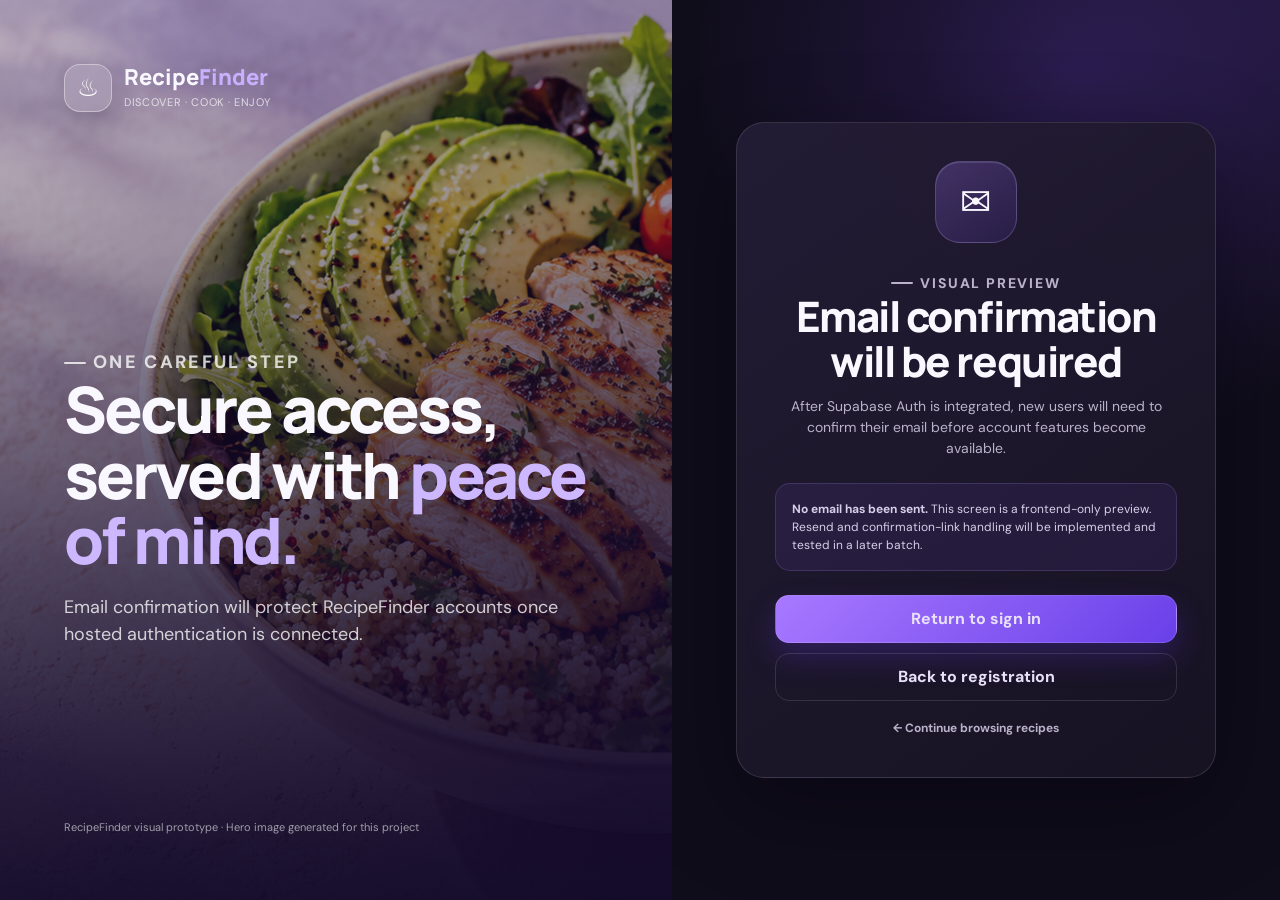
<file: verify-email.html>
<!doctype html>
<html lang="en">
<head>
  <meta charset="utf-8">
  <meta name="viewport" content="width=device-width, initial-scale=1">
  <meta name="description" content="Email verification preview for the RecipeFinder frontend prototype.">
  <title>Verify your email — RecipeFinder</title>
  <link rel="icon" type="image/svg+xml" href="assets/recipefinder-favicon.svg">
  <link rel="stylesheet" href="auth.css">
</head>
<body>
  <a class="skip-link" href="#verification-content">Skip to verification preview</a>
  <div class="auth-shell">
    <aside class="auth-visual" aria-label="RecipeFinder inspiration">
      <a class="auth-brand" href="index.html" aria-label="RecipeFinder recipe discovery">
        <span class="auth-brand-mark" aria-hidden="true">♨</span>
        <span class="auth-brand-copy"><strong>Recipe<span>Finder</span></strong><small>DISCOVER · COOK · ENJOY</small></span>
      </a>
      <div class="visual-copy">
        <p class="visual-kicker">One careful step</p>
        <h1>Secure access, served with <em>peace of mind.</em></h1>
        <p>Email confirmation will protect RecipeFinder accounts once hosted authentication is connected.</p>
      </div>
      <small class="visual-credit">RecipeFinder visual prototype · Hero image generated for this project</small>
    </aside>

    <main class="auth-main" id="verification-content">
      <section class="auth-card compact-card" aria-labelledby="verification-title">
        <div class="verification-icon" aria-hidden="true">✉</div>
        <header class="auth-card-header">
          <p class="auth-kicker">Visual preview</p>
          <h1 id="verification-title">Email confirmation will be required</h1>
          <p class="verification-copy">After Supabase Auth is integrated, new users will need to confirm their email before account features become available.</p>
        </header>
        <div class="verification-callout" role="note"><strong>No email has been sent.</strong> This screen is a frontend-only preview. Resend and confirmation-link handling will be implemented and tested in a later batch.</div>
        <div class="verification-actions">
          <a class="auth-submit secondary-link" href="login.html">Return to sign in</a>
          <a class="secondary-link" href="register.html">Back to registration</a>
        </div>
        <a class="back-link" href="index.html">← Continue browsing recipes</a>
      </section>
    </main>
  </div>
</body>
</html>
</file>
<file: auth.css>
@import url('https://fonts.googleapis.com/css2?family=DM+Sans:wght@400;500;600;700&family=Manrope:wght@700;800&display=swap');

:root{
  color-scheme:dark;
  --auth-bg:#100d1b;
  --auth-panel:#191526;
  --auth-panel-soft:#231d35;
  --auth-text:#faf8ff;
  --auth-muted:#b9b2ca;
  --auth-line:rgba(255,255,255,.12);
  --auth-purple:#8157f5;
  --auth-purple-2:#a879ff;
  --auth-error:#ff9aa9;
  --auth-success:#94e6c0;
  --auth-shadow:0 30px 90px rgba(4,2,12,.45);
}

*{box-sizing:border-box}
html{min-width:320px;background:var(--auth-bg)}
body{margin:0;min-height:100vh;min-height:100dvh;background:radial-gradient(circle at 84% 8%,rgba(117,70,224,.22),transparent 28%),var(--auth-bg);color:var(--auth-text);font-family:'DM Sans',system-ui,sans-serif;line-height:1.5}
button,input{font:inherit}
fieldset{min-width:0}
a{color:inherit}
.sr-only{position:absolute;width:1px;height:1px;padding:0;margin:-1px;overflow:hidden;clip:rect(0,0,0,0);white-space:nowrap;border:0}
.skip-link{position:fixed;z-index:20;left:1rem;top:-5rem;background:#fff;color:#21133e;padding:.75rem 1rem;border-radius:10px;font-weight:700}.skip-link:focus{top:1rem}
.auth-shell{width:100%;min-width:0;min-height:100vh;min-height:100dvh;display:grid;grid-template-columns:minmax(360px,1.05fr) minmax(440px,.95fr);overflow-x:clip}
.auth-visual{position:relative;isolation:isolate;min-height:100%;padding:clamp(28px,5vw,68px);display:flex;flex-direction:column;justify-content:space-between;overflow:hidden;background:#291656}
.auth-visual::before{content:'';position:absolute;z-index:-2;inset:0;background:linear-gradient(160deg,rgba(21,12,44,.18),rgba(23,10,51,.9)),url('assets/hero-bowl.png') center/cover no-repeat;transform:scale(1.02)}
.auth-visual::after{content:'';position:absolute;z-index:-1;inset:0;background:linear-gradient(180deg,rgba(28,14,59,.06) 28%,rgba(18,9,39,.86) 100%)}
.auth-brand{display:inline-flex;align-items:center;gap:12px;width:max-content;text-decoration:none}
.auth-brand-mark{width:48px;height:48px;border:1px solid rgba(255,255,255,.38);border-radius:16px;background:rgba(255,255,255,.13);backdrop-filter:blur(14px);display:grid;place-items:center;color:#fff;font-size:25px;box-shadow:0 12px 30px rgba(0,0,0,.15)}
.auth-brand-copy strong{display:block;font:800 22px/1 'Manrope',sans-serif}.auth-brand-copy strong span{color:#c9b0ff}.auth-brand-copy small{display:block;margin-top:6px;color:rgba(255,255,255,.72);font-size:11px;letter-spacing:.06em}
.visual-copy{max-width:600px;padding:56px 0 12px}
.visual-kicker,.auth-kicker{display:inline-flex;align-items:center;gap:7px;margin:0 0 16px;color:#d7c6ff;font-size:11px;font-weight:800;letter-spacing:.13em;text-transform:uppercase}
.visual-kicker::before,.auth-kicker::before{content:'';width:22px;height:2px;border-radius:99px;background:currentColor}
.visual-copy h1{font:800 clamp(38px,5vw,68px)/1.02 'Manrope',sans-serif;letter-spacing:-.045em;margin:0;max-width:700px;overflow-wrap:anywhere}
.visual-copy h1 em{font-style:normal;color:#cdb8ff}
.visual-copy>p{max-width:500px;margin:22px 0 0;color:rgba(255,255,255,.78);font-size:clamp(15px,1.6vw,18px)}
.visual-notes{display:flex;flex-wrap:wrap;gap:10px;margin-top:28px}.visual-notes span{padding:9px 12px;border:1px solid rgba(255,255,255,.17);border-radius:999px;background:rgba(20,9,44,.3);backdrop-filter:blur(8px);font-size:12px;color:rgba(255,255,255,.84)}
.visual-credit{font-size:11px;color:rgba(255,255,255,.58)}
.auth-main{min-width:0;display:grid;place-items:center;padding:clamp(18px,3.5vw,52px);background:radial-gradient(circle at 100% 0,rgba(125,77,231,.12),transparent 34%)}
.auth-card{width:min(480px,100%);padding:clamp(24px,3vw,38px);border:1px solid var(--auth-line);border-radius:28px;background:linear-gradient(145deg,rgba(35,29,53,.96),rgba(23,19,35,.98));box-shadow:var(--auth-shadow)}
.auth-card-header{margin-bottom:22px}.auth-card-header h1{font:800 clamp(30px,4vw,42px)/1.08 'Manrope',sans-serif;letter-spacing:-.035em;margin:0 0 11px;overflow-wrap:anywhere}.auth-card-header p{margin:0;color:var(--auth-muted);font-size:14px}
.auth-form{display:grid;gap:16px}.field{display:grid;gap:7px}.field-row{display:flex;justify-content:space-between;align-items:center;gap:12px}.field label,.field-row label{font-size:13px;font-weight:700}.field input{width:100%;height:48px;border:1px solid var(--auth-line);border-radius:14px;background:rgba(10,8,18,.42);color:var(--auth-text);padding:0 15px;outline:0}.field input::placeholder{color:#817a91}.field input:hover{border-color:rgba(190,164,255,.3)}.field input:focus{border-color:var(--auth-purple-2);box-shadow:0 0 0 4px rgba(129,87,245,.2)}.field input[aria-invalid='true']{border-color:var(--auth-error);box-shadow:0 0 0 3px rgba(255,122,143,.12)}
.recovery-fields{display:grid;gap:16px;margin:0;padding:0;border:0}.recovery-fields:disabled{opacity:.68}.recovery-fields:disabled .auth-submit{cursor:not-allowed;box-shadow:none}
.password-wrap{position:relative}.password-wrap input{padding-right:74px}.password-toggle{position:absolute;right:8px;top:7px;height:36px;border:0;border-radius:10px;background:transparent;color:#cbb8ff;padding:0 10px;font-size:12px;font-weight:700}.password-toggle:hover{background:rgba(129,87,245,.15)}
.field-help{margin:0;color:#938da2;font-size:11px}.field-error{min-height:15px;margin:0;color:var(--auth-error);font-size:12px;line-height:1.25}
.form-options{display:flex;align-items:center;justify-content:space-between;gap:16px;font-size:12px}.check{display:flex;align-items:center;gap:8px;color:var(--auth-muted)}.check input{width:16px;height:16px;margin:0;accent-color:var(--auth-purple)}.text-link{color:#cbb8ff;text-decoration:none;font-weight:700}.text-link:hover{text-decoration:underline;text-underline-offset:3px}
.auth-submit{min-height:50px;border:0;border-radius:15px;background:linear-gradient(135deg,var(--auth-purple-2),#6940e9);color:#fff;font-weight:800;box-shadow:0 14px 30px rgba(98,52,218,.28);transition:transform .18s,box-shadow .18s}.auth-submit:hover{transform:translateY(-2px);box-shadow:0 18px 36px rgba(98,52,218,.36)}
.form-status{min-height:21px;margin:0;color:var(--auth-success);font-size:12px;text-align:center}.form-status.is-error{color:var(--auth-error)}
.prototype-note{margin:0;padding:10px 12px;border:1px solid rgba(202,179,255,.15);border-radius:13px;background:rgba(129,87,245,.08);color:var(--auth-muted);font-size:11px;text-align:center}
.confirmation-recovery{margin-top:22px;padding-top:20px;border-top:1px solid var(--auth-line)}.confirmation-recovery h2{margin:0 0 6px;font:800 16px/1.25 'Manrope',sans-serif}.confirmation-recovery>p{margin:0 0 14px;color:var(--auth-muted);font-size:12px}.resend-form{gap:11px}.secondary-action{background:transparent;border:1px solid var(--auth-line);box-shadow:none}.secondary-action:hover:not(:disabled){background:rgba(129,87,245,.12)}
.auth-switch{margin:20px 0 0;text-align:center;color:var(--auth-muted);font-size:13px}.auth-switch a{color:#d4c1ff;font-weight:800;text-decoration:none}.auth-switch a:hover{text-decoration:underline;text-underline-offset:3px}
.back-link{display:inline-flex;align-items:center;gap:8px;margin-top:18px;color:var(--auth-muted);font-size:12px;font-weight:700;text-decoration:none}.back-link:hover{color:#fff}
#login-form{gap:14px}#login-form .field{gap:6px}#register-form{gap:15px}
.compact-card{text-align:center}.verification-icon{width:82px;height:82px;margin:0 auto 24px;display:grid;place-items:center;border-radius:25px;background:linear-gradient(145deg,rgba(168,121,255,.25),rgba(105,64,233,.12));border:1px solid rgba(205,184,255,.24);font-size:38px;box-shadow:inset 0 1px 0 rgba(255,255,255,.12)}
.verification-copy{color:var(--auth-muted);font-size:14px}.verification-callout{margin:24px 0;padding:16px;border-radius:15px;background:rgba(129,87,245,.1);border:1px solid rgba(180,148,255,.18);color:#d8cee9;font-size:12px;text-align:left}.verification-actions{display:grid;gap:10px}.secondary-link{min-height:48px;border:1px solid var(--auth-line);border-radius:14px;display:grid;place-items:center;color:#e9e1fa;text-decoration:none;font-weight:700}.secondary-link:hover{background:var(--auth-panel-soft)}
button:focus-visible,a:focus-visible,input:focus-visible{outline:3px solid rgba(202,179,255,.75);outline-offset:3px}

@media(max-width:900px){.auth-shell{grid-template-columns:minmax(0,1fr)}.auth-visual{min-width:0;min-height:280px;padding:28px}.visual-copy{min-width:0;padding:40px 0 14px}.visual-copy h1{font-size:clamp(34px,8vw,52px);max-width:620px}.visual-copy>p{margin-top:14px}.visual-credit{display:none}.auth-main{width:100%;min-width:0;padding:34px 20px 48px}.auth-card{width:100%;max-width:480px;margin:-72px auto 0;position:relative;z-index:2}}
@media(min-width:901px) and (max-height:800px){.auth-visual{padding-block:30px}.visual-copy{padding-top:34px}.visual-copy h1{font-size:clamp(38px,4.4vw,56px)}.auth-main{padding-block:18px}.auth-card{padding-block:28px}}
@media(max-width:520px){.auth-visual{min-height:235px;padding:22px 20px}.auth-brand-mark{width:42px;height:42px;border-radius:14px}.auth-brand-copy strong{font-size:19px}.visual-copy{padding:34px 0 4px}.visual-copy h1{font-size:34px}.visual-copy>p,.visual-notes{display:none}.auth-main{display:block;padding:0 14px 30px}.auth-card{margin-top:-24px;padding:22px 18px;border-radius:23px}.auth-card-header{margin-bottom:18px}.auth-card-header h1{font-size:30px}.auth-form{gap:14px}#login-form{gap:12px}#register-form{gap:13px}.form-options{align-items:flex-start;flex-direction:column;gap:10px}.back-link{margin-top:16px}}
@media(max-width:360px){.auth-main{padding-inline:10px}.auth-card{padding-inline:16px}.field-row{align-items:flex-start;flex-direction:column;gap:4px}}
@media(prefers-reduced-motion:reduce){*,*::before,*::after{scroll-behavior:auto!important;transition:none!important}.auth-submit:hover{transform:none}}
</file>
